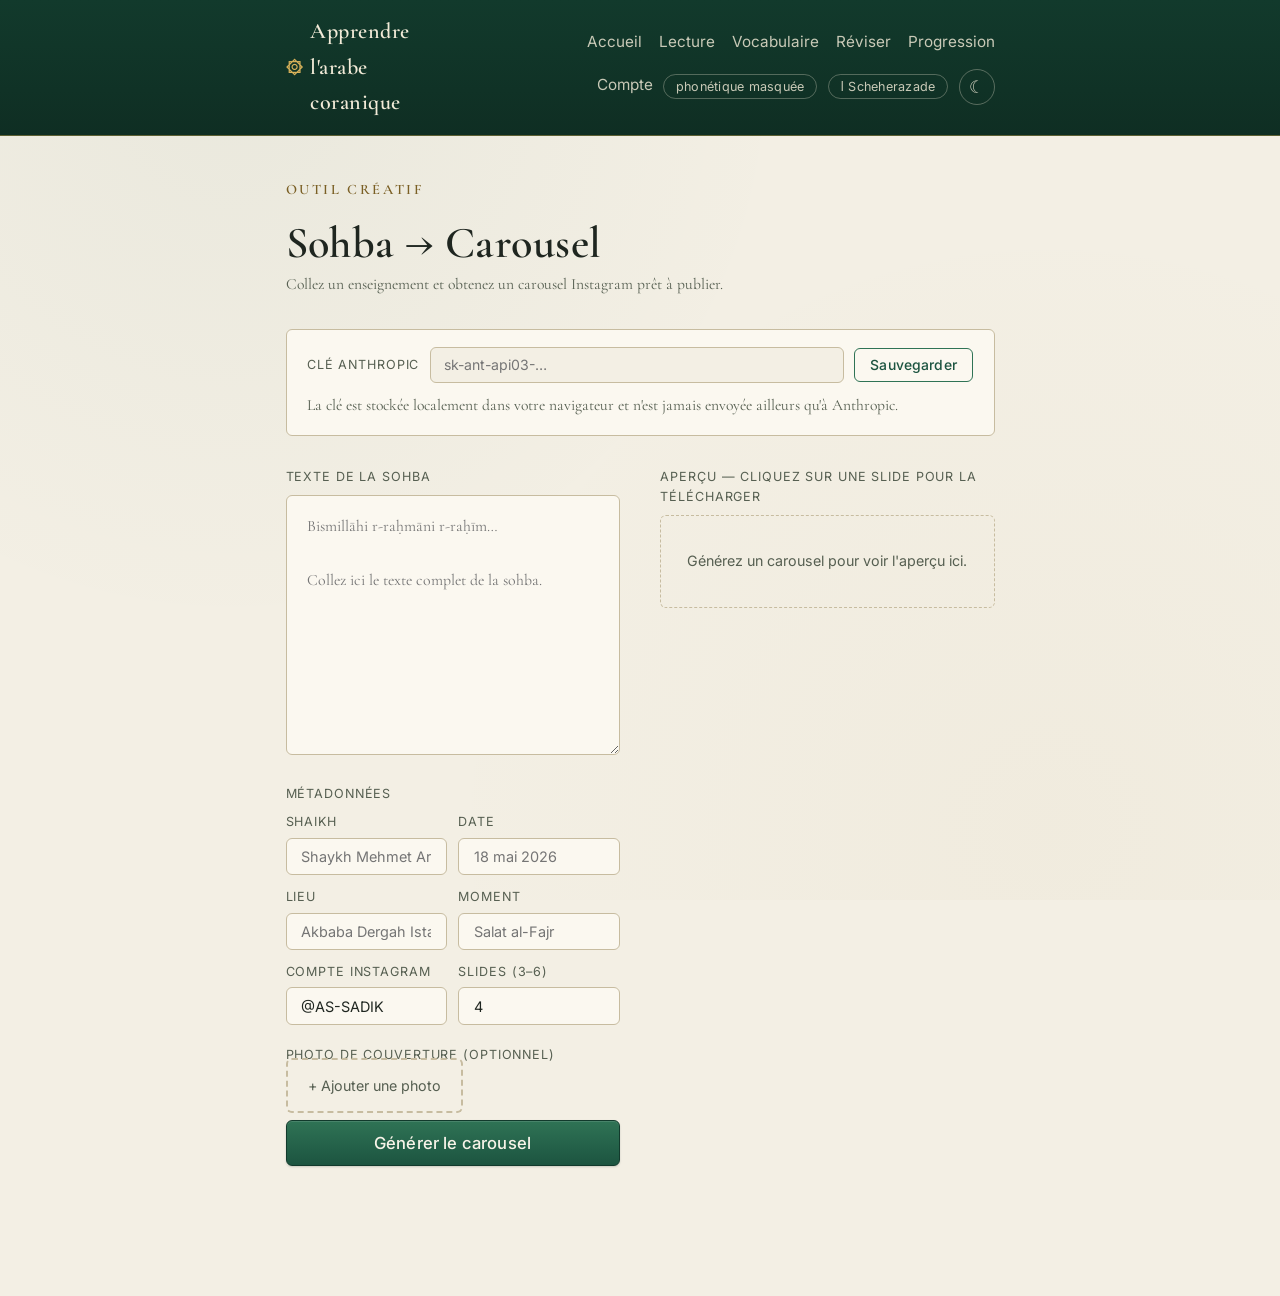
<file: sohba.html>
<!DOCTYPE html>
<html lang="fr" data-theme="clair">
<head>
  <meta charset="UTF-8">
  <meta name="viewport" content="width=device-width, initial-scale=1.0">
  <title>Sohba → Carousel Instagram</title>
  <meta name="description" content="Transformez un enseignement spirituel en carousel Instagram.">
  <link rel="stylesheet" href="css/base.css">
  <link rel="stylesheet" href="css/composants.css">
  <link rel="stylesheet" href="css/theme-sombre.css">
  <link href="https://fonts.googleapis.com/css2?family=Montserrat:wght@400;500;600;700;800;900&display=swap" rel="stylesheet">
  <style>
    .sohba-grid {
      display: grid;
      grid-template-columns: 1fr 1fr;
      gap: 2.4rem;
      margin-top: 1.8rem;
      align-items: start;
    }
    @media (max-width: 760px) {
      .sohba-grid { grid-template-columns: 1fr; }
    }

    /* --- Formulaire gauche --- */
    .panneau-form { display: flex; flex-direction: column; gap: 1.2rem; }

    .champ-sohba {
      font-family: var(--f-prose);
      font-size: 0.93rem;
      line-height: 1.7;
      resize: vertical;
      min-height: 260px;
      border: 1.5px solid var(--bordure);
      border-radius: var(--rayon);
      padding: 1rem 1.2rem;
      background: var(--fond-carte);
      color: var(--texte);
      width: 100%;
      transition: border-color var(--transition);
    }
    .champ-sohba:focus { outline: none; border-color: var(--accent); }

    .grille-meta {
      display: grid;
      grid-template-columns: 1fr 1fr;
      gap: 0.7rem;
    }
    .champ-meta-item label {
      display: block;
      font-family: var(--f-ui);
      font-size: 0.74rem;
      text-transform: uppercase;
      letter-spacing: 0.07em;
      color: var(--texte-doux);
      margin-bottom: 0.3rem;
    }
    .champ-meta-item input {
      font-family: var(--f-ui);
      font-size: 0.85rem;
      border: 1.5px solid var(--bordure);
      border-radius: var(--rayon);
      padding: 0.55rem 0.85rem;
      background: var(--fond-carte);
      color: var(--texte);
      width: 100%;
      transition: border-color var(--transition);
    }
    .champ-meta-item input:focus { outline: none; border-color: var(--accent); }

    .zone-upload {
      border: 2px dashed var(--bordure);
      border-radius: var(--rayon);
      padding: 1rem 1.2rem;
      text-align: center;
      cursor: pointer;
      font-size: 0.84rem;
      color: var(--texte-doux);
      font-family: var(--f-ui);
      transition: border-color var(--transition), background var(--transition);
    }
    .zone-upload:hover { border-color: var(--accent); background: rgba(28, 84, 64, 0.04); }
    .zone-upload input { display: none; }

    .zone-cle {
      background: var(--fond-carte);
      border: 1.5px solid var(--bordure);
      border-radius: var(--rayon);
      padding: 1rem 1.2rem;
      display: flex;
      flex-direction: column;
      gap: 0.6rem;
    }
    .zone-cle-ligne {
      display: flex;
      gap: 0.6rem;
      align-items: center;
    }
    .zone-cle label {
      font-family: var(--f-ui);
      font-size: 0.74rem;
      text-transform: uppercase;
      letter-spacing: 0.07em;
      color: var(--texte-doux);
      white-space: nowrap;
    }
    .zone-cle input {
      font-family: var(--f-ui);
      font-size: 0.83rem;
      border: 1.5px solid var(--bordure);
      border-radius: var(--rayon);
      padding: 0.5rem 0.8rem;
      background: var(--fond);
      color: var(--texte);
      flex: 1;
      min-width: 0;
    }
    .zone-cle input:focus { outline: none; border-color: var(--accent); }

    .etat-gen {
      display: flex;
      align-items: center;
      gap: 0.55rem;
      font-size: 0.84rem;
      color: var(--texte-doux);
      font-family: var(--f-ui);
      min-height: 1.4rem;
    }
    .spinner {
      width: 15px; height: 15px;
      border: 2px solid var(--bordure);
      border-top-color: var(--accent);
      border-radius: 50%;
      animation: tourner 0.65s linear infinite;
      flex-shrink: 0;
    }
    @keyframes tourner { to { transform: rotate(360deg); } }

    /* --- Aperçu droit --- */
    .panneau-apercu { display: flex; flex-direction: column; gap: 1.2rem; }

    .carousel-defilement {
      display: flex;
      gap: 0.7rem;
      overflow-x: auto;
      padding-bottom: 0.5rem;
      scroll-snap-type: x mandatory;
      -webkit-overflow-scrolling: touch;
    }
    .carousel-defilement::-webkit-scrollbar { height: 4px; }
    .carousel-defilement::-webkit-scrollbar-track { background: var(--papier-profond); border-radius: 2px; }
    .carousel-defilement::-webkit-scrollbar-thumb { background: var(--bordure); border-radius: 2px; }

    .vignette-slide {
      flex-shrink: 0;
      scroll-snap-align: start;
      position: relative;
      cursor: pointer;
    }
    .vignette-slide canvas {
      display: block;
      width: 200px;
      height: 250px;
      border-radius: 8px;
      box-shadow: 0 2px 12px rgba(0,0,0,0.14);
      transition: transform 0.15s ease, box-shadow 0.15s ease;
    }
    .vignette-slide:hover canvas {
      transform: translateY(-2px);
      box-shadow: 0 8px 24px rgba(0,0,0,0.22);
    }
    .vignette-label {
      font-family: var(--f-ui);
      font-size: 0.72rem;
      color: var(--texte-doux);
      text-align: center;
      margin-top: 0.35rem;
    }

    .placeholder-apercu {
      font-family: var(--f-ui);
      font-size: 0.84rem;
      color: var(--texte-doux);
      padding: 2rem 0;
      text-align: center;
      border: 1.5px dashed var(--bordure);
      border-radius: var(--rayon);
    }

    .legende-bloc {
      background: var(--fond-carte);
      border: 1.5px solid var(--bordure);
      border-radius: var(--rayon);
      padding: 1.1rem 1.2rem 1.1rem;
      font-size: 0.86rem;
      line-height: 1.75;
      color: var(--texte);
      font-family: var(--f-prose);
      white-space: pre-wrap;
      position: relative;
    }
    .btn-copier {
      position: absolute;
      top: 0.7rem;
      right: 0.7rem;
      font-family: var(--f-ui);
      font-size: 0.75rem;
      background: var(--fond);
      border: 1px solid var(--bordure);
      border-radius: 4px;
      padding: 0.3rem 0.65rem;
      cursor: pointer;
      color: var(--texte-doux);
      transition: border-color var(--transition);
    }
    .btn-copier:hover { border-color: var(--accent); color: var(--accent); }

    .mini-titre {
      font-family: var(--f-ui);
      font-size: 0.74rem;
      text-transform: uppercase;
      letter-spacing: 0.07em;
      color: var(--texte-doux);
      margin-bottom: 0.5rem;
    }
    .btn-actions {
      display: flex;
      gap: 0.7rem;
      flex-wrap: wrap;
    }
  </style>
</head>
<body>
  <div id="barre"></div>
  <main class="contenu">

    <section class="accueil-hero">
      <div>
        <p class="cycle-romain">Outil créatif</p>
        <h1 style="margin: 0.1rem 0;">Sohba → Carousel</h1>
        <p class="muet petit">Collez un enseignement et obtenez un carousel Instagram prêt à publier.</p>
      </div>
    </section>

    <!-- Clé API -->
    <div class="zone-cle" style="margin-top: 1rem;">
      <div class="zone-cle-ligne">
        <label for="input-cle">Clé Anthropic</label>
        <input type="password" id="input-cle" placeholder="sk-ant-api03-…" autocomplete="off" spellcheck="false">
        <button class="btn btn-secondaire" id="btn-sauver-cle" style="white-space:nowrap;font-size:0.82rem;padding:0.45rem 0.9rem;">Sauvegarder</button>
      </div>
      <p class="muet petit" style="margin:0;">La clé est stockée localement dans votre navigateur et n'est jamais envoyée ailleurs qu'à Anthropic.</p>
    </div>

    <div class="sohba-grid">

      <!-- Colonne gauche : saisie -->
      <div class="panneau-form">

        <div>
          <div class="mini-titre" style="margin-bottom:0.5rem;">Texte de la sohba</div>
          <textarea id="texte-sohba" class="champ-sohba"
            placeholder="Bismillāhi r-raḥmāni r-raḥīm…&#10;&#10;Collez ici le texte complet de la sohba."></textarea>
        </div>

        <div>
          <div class="mini-titre">Métadonnées</div>
          <div class="grille-meta">
            <div class="champ-meta-item">
              <label for="meta-sheikh">Shaikh</label>
              <input type="text" id="meta-sheikh" placeholder="Shaykh Mehmet Ar-Rabbani">
            </div>
            <div class="champ-meta-item">
              <label for="meta-date">Date</label>
              <input type="text" id="meta-date" placeholder="18 mai 2026">
            </div>
            <div class="champ-meta-item">
              <label for="meta-lieu">Lieu</label>
              <input type="text" id="meta-lieu" placeholder="Akbaba Dergah Istanbul">
            </div>
            <div class="champ-meta-item">
              <label for="meta-moment">Moment</label>
              <input type="text" id="meta-moment" placeholder="Salat al-Fajr">
            </div>
            <div class="champ-meta-item">
              <label for="meta-handle">Compte Instagram</label>
              <input type="text" id="meta-handle" placeholder="@AS-SADIK" value="@AS-SADIK">
            </div>
            <div class="champ-meta-item">
              <label for="meta-slides">Slides (3–6)</label>
              <input type="number" id="meta-slides" min="3" max="6" value="4">
            </div>
          </div>
        </div>

        <div>
          <div class="mini-titre" style="margin-bottom:0.4rem;">Photo de couverture <span class="muet">(optionnel)</span></div>
          <label class="zone-upload" id="label-upload">
            <input type="file" id="input-photo" accept="image/*">
            <span id="texte-upload">+ Ajouter une photo</span>
          </label>
        </div>

        <div class="btn-actions">
          <button class="btn" id="btn-generer" style="flex:1;">Générer le carousel</button>
        </div>
        <div class="etat-gen" id="etat-gen"></div>

      </div>

      <!-- Colonne droite : aperçu -->
      <div class="panneau-apercu">

        <div>
          <div class="mini-titre">Aperçu — cliquez sur une slide pour la télécharger</div>
          <div id="zone-apercu">
            <div class="placeholder-apercu" id="placeholder-vide">
              Générez un carousel pour voir l'aperçu ici.
            </div>
            <div class="carousel-defilement" id="carousel-slides" style="display:none;"></div>
          </div>
        </div>

        <div id="zone-legende" style="display:none;">
          <div class="mini-titre">Légende Instagram</div>
          <div class="legende-bloc" id="legende-texte">
            <button class="btn-copier" id="btn-copier-legende" onclick="Sohba.copierLegende()">Copier</button>
          </div>
          <div class="btn-actions" style="margin-top:0.8rem;">
            <button class="btn btn-secondaire" id="btn-tout-telecharger">Télécharger toutes les slides</button>
          </div>
        </div>

      </div>
    </div>

  </main>

  <script src="js/repetition.js"></script>
  <script src="js/stockage.js"></script>
  <script src="js/app.js"></script>
  <script src="js/sohba.js"></script>
  <script>
    App.init('sohba');
    Sohba.init();
  </script>
</body>
</html>
</file>
<file: css/base.css>
/* =========================================================================
   base.css — variables, reset, typographie
   Application d'apprentissage de l'arabe coranique
   Inspiration : manuscrits coraniques anciens, minimalisme contemporain
   ========================================================================= */

@import url('https://fonts.googleapis.com/css2?family=Amiri:ital,wght@0,400;0,700;1,400&family=Scheherazade+New:wght@400;500;700&family=Noto+Naskh+Arabic:wght@400;500;700&family=Cormorant+Garamond:ital,wght@0,400;0,500;0,600;1,400&family=Inter:wght@400;500;600&display=swap');

:root {
  /* Palette claire : vert profond et or de manuscrit.
     Le vert est la couleur primaire (gestes, structure) ; l'or reste l'ornement. */
  --papier: #f3efe4;
  --papier-profond: #e8e1d0;
  --encre: #1f2620;          /* encre légèrement verdie */
  --encre-douce: #565f51;
  --vert: #1c5440;           /* vert émeraude profond, primaire */
  --vert-profond: #123a2c;
  --vert-doux: #2f7355;      /* vert clair pour survols et liens */
  --or: #a8853a;             /* or, ornement */
  --or-profond: #7a5f24;
  --filet: #c7bca0;
  --succes: #2f7355;
  --erreur: #8a2c2c;

  /* Couleurs dérivées */
  --fond: var(--papier);
  --fond-carte: #fbf8f0;
  --fond-carte-profond: var(--papier-profond);
  --texte: var(--encre);
  --texte-doux: var(--encre-douce);
  --bordure: var(--filet);
  --accent: var(--vert);          /* couleur primaire d'action */
  --accent-doux: var(--vert-doux);
  --sur-accent: #f7f3e8;          /* texte posé sur l'accent */
  --ombre-carte: 0 1px 3px rgba(18, 40, 30, 0.07), 0 8px 28px rgba(18, 40, 30, 0.06);

  /* Typographies
     Police arabe par défaut : Scheherazade New, dessinée pour la lecture des
     débutants (formes ouvertes, diacritiques nets). Bascule possible vers
     Amiri (plus calligraphique) via html[data-police]. */
  --f-arabe: 'Scheherazade New', 'Noto Naskh Arabic', 'Amiri', serif;
  --f-titre: 'Cormorant Garamond', serif;
  --f-prose: 'Cormorant Garamond', serif;
  --f-ui: 'Inter', system-ui, sans-serif;

  /* Mesures */
  --largeur-max: 760px;
  --rayon: 6px;
  --transition: 0.28s ease;
}

* { box-sizing: border-box; margin: 0; padding: 0; }

html { font-size: 17px; -webkit-text-size-adjust: 100%; color-scheme: light; scroll-behavior: smooth; }

body {
  font-family: var(--f-prose);
  background-color: var(--fond);
  color: var(--texte);
  line-height: 1.6;
  -webkit-font-smoothing: antialiased;
  -moz-osx-font-smoothing: grayscale;
  min-height: 100vh;
  transition: background-color var(--transition), color var(--transition);
  background-image:
    radial-gradient(circle at 18% 8%, rgba(28, 84, 64, 0.045), transparent 42%),
    radial-gradient(circle at 82% 92%, rgba(168, 133, 58, 0.035), transparent 46%);
  background-attachment: fixed;
}

/* Conteneur central */
.contenu {
  max-width: var(--largeur-max);
  margin: 0 auto;
  padding: 2.5rem 1.5rem 5rem;
}

/* Titres */
h1, h2, h3 {
  font-family: var(--f-titre);
  font-weight: 600;
  color: var(--encre);
  line-height: 1.2;
  letter-spacing: 0.01em;
}
h1 { font-size: 2.6rem; margin-bottom: 0.4rem; }
h2 { font-size: 1.9rem; margin-bottom: 0.8rem; font-weight: 500; }
h3 { font-size: 1.35rem; margin-bottom: 0.5rem; font-weight: 600; }

p { margin-bottom: 0.9rem; font-size: 1.12rem; }

a { color: var(--vert); text-decoration: none; transition: color var(--transition); }
a:hover { color: var(--vert-doux); }

/* Bascules de police arabe */
html[data-police="amiri"] { --f-arabe: 'Amiri', 'Scheherazade New', serif; }
html[data-police="naskh"] { --f-arabe: 'Noto Naskh Arabic', 'Scheherazade New', serif; }

/* Texte arabe : interligne large pour bien voir les voyelles */
.arabe {
  font-family: var(--f-arabe);
  direction: rtl;
  font-size: 2.6rem;
  line-height: 2.1;
  color: var(--encre);
}
.arabe-inline {
  font-family: var(--f-arabe);
  direction: rtl;
  unicode-bidi: isolate;
  font-size: 1.6rem;
}

/* Translittération */
.translit { font-family: var(--f-prose); font-style: italic; color: var(--or-profond); font-size: 1.05rem; }

/* Phonétique masquable : on s'habitue à voir surtout l'arabe.
   Masquée par défaut ; révélée par .devoilee (clic) ou globalement quand
   <html data-phonetique="visible">. */
.phonetique { position: relative; }
.phonetique .ph-contenu { display: none; }
.phonetique.devoilee .ph-contenu,
html[data-phonetique="visible"] .phonetique .ph-contenu { display: inline; }
.ph-bouton {
  font-family: var(--f-ui); font-size: 0.72rem; letter-spacing: 0.04em;
  border: 1px dashed var(--bordure); background: transparent; color: var(--texte-doux);
  border-radius: 4px; padding: 0.1rem 0.5rem; cursor: pointer; transition: all var(--transition);
}
.ph-bouton:hover { border-color: var(--or); color: var(--or-profond); }
.phonetique.devoilee .ph-bouton,
html[data-phonetique="visible"] .ph-bouton { display: none; }

/* Éléments UI en Inter */
.ui, button, input, .etiquette, nav { font-family: var(--f-ui); }

/* Filet décoratif doré */
.filet {
  height: 1px;
  background: linear-gradient(to right, transparent, var(--or) 20%, var(--or) 80%, transparent);
  opacity: 0.5;
  margin: 2rem 0;
  border: none;
}
.filet-court { width: 60px; margin: 1rem auto; }

/* Chiffres romains de cycle */
.cycle-romain {
  font-family: var(--f-titre);
  letter-spacing: 0.18em;
  text-transform: uppercase;
  font-size: 0.85rem;
  color: var(--or-profond);
  font-weight: 600;
}

/* Cartouche discret */
.cartouche {
  border: 1px solid var(--bordure);
  border-radius: var(--rayon);
  padding: 1.4rem 1.6rem;
  background: var(--fond-carte);
  position: relative;
}

::selection { background: rgba(168, 133, 58, 0.25); }

/* Accessibilité */
:focus-visible { outline: 2px solid var(--accent); outline-offset: 2px; border-radius: 3px; }
@media (prefers-reduced-motion: reduce) {
  *, *::before, *::after { animation-duration: 0.001ms !important; transition-duration: 0.001ms !important; scroll-behavior: auto !important; }
}
.sr-only {
  position: absolute; width: 1px; height: 1px; padding: 0;
  overflow: hidden; clip: rect(0,0,0,0); white-space: nowrap; border: 0;
}

/* Utilitaires */
.centre { text-align: center; }
.muet { color: var(--texte-doux); }
.petit { font-size: 0.92rem; }

@media (max-width: 520px) {
  html { font-size: 16px; }
  h1 { font-size: 2.1rem; }
  .arabe { font-size: 2.1rem; }
  .contenu { padding: 1.6rem 1.1rem 4rem; }
}
</file>
<file: css/composants.css>
/* =========================================================================
   composants.css — boutons, cartes, exercices, navigation, clavier
   ========================================================================= */

/* ---- Navigation supérieure ---- */
#barre {
  position: sticky; top: 0; z-index: 50;
  background: var(--fond); /* repli si color-mix non supporté */
  background: color-mix(in srgb, var(--fond) 88%, transparent);
  -webkit-backdrop-filter: blur(8px); backdrop-filter: blur(8px);
  border-bottom: 1px solid var(--bordure);
}
.barre {
  display: flex;
  align-items: center;
  justify-content: space-between;
  max-width: var(--largeur-max);
  margin: 0 auto;
  padding: 0.85rem 1.5rem;
  gap: 1rem;
}
.barre .marque {
  font-family: var(--f-titre);
  font-size: 1.3rem;
  font-weight: 600;
  color: var(--accent);
  letter-spacing: 0.02em;
  display: inline-flex; align-items: center; gap: 0.5rem;
}
.barre .marque::before { content: '۞'; color: var(--or); font-size: 1rem; }
.barre nav { display: flex; gap: 1.1rem; align-items: center; }
.barre nav a { font-size: 0.9rem; color: var(--texte-doux); position: relative; padding-bottom: 2px; }
.barre nav a:hover { color: var(--accent); }
.barre nav a.actif { color: var(--accent); font-weight: 500; }
.barre nav a.actif::after {
  content: ''; position: absolute; left: 0; right: 0; bottom: -2px; height: 2px;
  background: var(--or); border-radius: 2px;
}

/* Compte connecté dans la barre */
.nav-compte { display: inline-flex; align-items: center; gap: 0.5rem; }
.nav-compte a { font-size: 0.9rem; color: var(--texte-doux); }
.nav-compte a:hover { color: var(--accent); }
.nav-compte .compte-chip { display: inline-flex; align-items: center; gap: 0.4rem; font-family: var(--f-ui); font-size: 0.86rem; color: var(--accent); }
.compte-pastille {
  width: 24px; height: 24px; border-radius: 50%; flex-shrink: 0;
  background: linear-gradient(180deg, var(--vert-doux), var(--accent)); color: var(--sur-accent);
  display: inline-flex; align-items: center; justify-content: center; font-size: 0.75rem; font-weight: 700;
}
.compte-nom { max-width: 9rem; overflow: hidden; text-overflow: ellipsis; white-space: nowrap; }
.compte-deco { color: var(--texte-doux); }
.compte-deco:hover { border-color: var(--erreur); color: var(--erreur); }
@media (max-width: 760px) { .compte-nom { display: none; } }

/* ---- Boutons ---- */
.btn {
  font-family: var(--f-ui);
  font-size: 0.98rem;
  font-weight: 500;
  padding: 0.72rem 1.6rem;
  border-radius: var(--rayon);
  border: 1px solid var(--vert-profond);
  background: linear-gradient(180deg, var(--vert-doux), var(--accent));
  color: var(--sur-accent);
  cursor: pointer;
  transition: transform var(--transition), box-shadow var(--transition), background var(--transition);
  letter-spacing: 0.01em;
  box-shadow: 0 1px 2px rgba(18,40,30,0.18), inset 0 1px 0 rgba(255,255,255,0.12);
}
.btn:hover:not(:disabled) { background: linear-gradient(180deg, var(--accent), var(--vert-profond)); transform: translateY(-1px); box-shadow: 0 4px 14px rgba(18,40,30,0.22), inset 0 1px 0 rgba(255,255,255,0.12); }
.btn:active:not(:disabled) { transform: translateY(0); box-shadow: 0 1px 2px rgba(18,40,30,0.2); }
.btn:disabled { opacity: 0.4; cursor: not-allowed; box-shadow: none; }

.btn-secondaire {
  background: transparent;
  color: var(--accent);
  border: 1px solid var(--accent-doux);
  box-shadow: none;
}
.btn-secondaire:hover:not(:disabled) { border-color: var(--accent); color: var(--vert-profond); background: rgba(28,84,64,0.06); transform: translateY(-1px); }

.btn-fantome {
  background: transparent; border: none; color: var(--texte-doux);
  padding: 0.5rem 0.8rem;
}
.btn-fantome:hover { color: var(--accent); }

.btn-petit { padding: 0.45rem 1rem; font-size: 0.88rem; }
.btn-bloc { display: block; width: 100%; }

/* ---- Bascule thème ---- */
.bascule-theme {
  background: none; border: 1px solid var(--bordure); border-radius: 50%;
  width: 36px; height: 36px; cursor: pointer; color: var(--texte-doux);
  display: inline-flex; align-items: center; justify-content: center;
  font-size: 1rem; transition: all var(--transition);
}
.bascule-theme:hover { border-color: var(--accent); color: var(--accent); }

/* Bascules texte de la barre (police, phonétique) */
.bascule-mini {
  background: none; border: 1px solid var(--bordure); border-radius: 14px;
  padding: 0.25rem 0.7rem; cursor: pointer; color: var(--texte-doux);
  font-family: var(--f-ui); font-size: 0.74rem; letter-spacing: 0.02em;
  transition: all var(--transition); white-space: nowrap;
}
.bascule-mini:hover { border-color: var(--accent); color: var(--accent); }
.bascule-mini.actif { border-color: var(--accent); color: var(--accent); background: rgba(28,84,64,0.07); }
.barre nav { flex-wrap: wrap; gap: 0.7rem 1rem; justify-content: flex-end; }
.reglages { display: flex; align-items: center; gap: 0.6rem; flex-wrap: wrap; }
.burger {
  display: none; background: none; border: 1px solid var(--bordure); border-radius: var(--rayon);
  width: 42px; height: 38px; font-size: 1.2rem; color: var(--texte-doux); cursor: pointer;
  align-items: center; justify-content: center; transition: all var(--transition);
}
.burger:hover { border-color: var(--accent); color: var(--accent); }

/* Entraînement (points) */
.jeu-tete { display: flex; align-items: center; gap: 1rem; margin-bottom: 1.4rem; }
.jeu-score { font-family: var(--f-ui); font-size: 0.95rem; color: var(--texte-doux); white-space: nowrap; }
.jeu-pts { font-family: var(--f-titre); font-size: 1.6rem; font-weight: 600; color: var(--or-profond); }
.jeu-niveau { font-family: var(--f-ui); font-size: 0.8rem; text-transform: uppercase; letter-spacing: 0.08em; color: var(--accent); white-space: nowrap; }
.jeu-progres { flex: 1; height: 8px; background: var(--bordure); border-radius: 4px; overflow: hidden; }
.jeu-progres > span { display: block; height: 100%; background: linear-gradient(to right, var(--accent), var(--vert-doux)); transition: width 0.4s ease; }
#jeu .exercice-numero { display: none; }
.jeu-annonce { text-align: center; font-family: var(--f-ui); font-weight: 600; margin-top: 0.8rem; }
.jeu-annonce.bon { color: var(--succes); }
.jeu-annonce.neutre { color: var(--texte-doux); }
.jeu-bilan-pts { font-family: var(--f-titre); font-size: 2.4rem; font-weight: 600; color: var(--or-profond); margin: 0.4rem 0; }

/* Avis audio discret */
.avis-audio {
  max-width: var(--largeur-max); margin: 0.8rem auto 0; padding: 0.7rem 1rem;
  background: var(--fond-carte-profond); border: 1px solid var(--bordure);
  border-left: 3px solid var(--or); border-radius: var(--rayon);
  font-family: var(--f-ui); font-size: 0.82rem; color: var(--texte-doux);
  display: flex; align-items: flex-start; gap: 0.8rem; line-height: 1.5;
}
.avis-fermer {
  background: none; border: none; color: var(--texte-doux); cursor: pointer;
  font-size: 1.2rem; line-height: 1; padding: 0 0.2rem; flex-shrink: 0;
}
.avis-fermer:hover { color: var(--accent); }

/* ---- Cartes ---- */
.carte {
  background: var(--fond-carte);
  border: 1px solid var(--bordure);
  border-radius: var(--rayon);
  padding: 1.5rem;
  box-shadow: var(--ombre-carte);
  transition: transform var(--transition), box-shadow var(--transition);
}

/* ---- Tableau de bord : grille des 30 leçons ---- */
.grille-lecons {
  display: grid;
  grid-template-columns: repeat(6, 1fr);
  gap: 0.6rem;
  margin: 1.5rem 0;
}
.case-lecon {
  aspect-ratio: 1;
  border: 1px solid var(--bordure);
  border-radius: var(--rayon);
  display: flex; align-items: center; justify-content: center;
  font-family: var(--f-ui); font-size: 0.95rem; font-weight: 500;
  color: var(--texte-doux);
  background: var(--fond-carte);
  cursor: pointer;
  transition: all var(--transition);
  text-decoration: none;
  position: relative;
}
.case-lecon:hover { border-color: var(--accent); color: var(--accent); transform: translateY(-2px); }
.case-lecon.terminee {
  background: var(--accent); color: var(--sur-accent); border-color: var(--accent);
}
.case-lecon.terminee::after {
  content: '✓'; position: absolute; top: 2px; right: 5px; font-size: 0.6rem; opacity: 0.9;
}
.case-lecon.en-cours { border-color: var(--accent); border-width: 2px; color: var(--vert-profond); font-weight: 600; }
.case-lecon.verrouillee { opacity: 0.45; cursor: not-allowed; }
.case-lecon.verrouillee:hover { transform: none; border-color: var(--bordure); color: var(--texte-doux); }

@media (max-width: 520px) {
  .grille-lecons { grid-template-columns: repeat(5, 1fr); }
}

/* ---- Statistiques d'accueil ---- */
.stats-accueil {
  display: grid; grid-template-columns: repeat(3, 1fr); gap: 1rem; margin: 1.5rem 0;
}
.stat { text-align: center; padding: 1rem 0.5rem; }
.stat .valeur { font-family: var(--f-titre); font-size: 2.4rem; font-weight: 600; color: var(--or-profond); line-height: 1; }
.stat .label { font-family: var(--f-ui); font-size: 0.78rem; text-transform: uppercase; letter-spacing: 0.08em; color: var(--texte-doux); margin-top: 0.4rem; }

.actions-accueil { display: flex; gap: 1rem; flex-wrap: wrap; margin: 1.5rem 0; }
.actions-accueil .btn { flex: 1; min-width: 200px; text-align: center; }

/* ---- Leçon : sections ---- */
.section-lecon { margin: 2.2rem 0; }
.section-lecon > .titre-section {
  font-family: var(--f-ui); font-size: 0.8rem; text-transform: uppercase;
  letter-spacing: 0.12em; color: var(--or-profond); font-weight: 600;
  margin-bottom: 0.9rem; display: flex; align-items: center; gap: 0.6rem;
}
.titre-section::before { content: ''; width: 18px; height: 1px; background: var(--or); display: inline-block; }

/* ---- Cours en diapositives (slides à faire défiler) ---- */
.diapo-scene { position: relative; }
.diapo { display: none; }
.diapo.active { display: block; animation: diapoEntre 0.35s ease both; }
@keyframes diapoEntre { from { opacity: 0; transform: translateX(14px); } to { opacity: 1; transform: none; } }
.diapo-corps {
  background: var(--fond-carte); border: 1px solid var(--bordure);
  border-top: 3px solid var(--accent);
  border-radius: var(--rayon); padding: 1.8rem 1.6rem;
  min-height: 44vh; display: flex; flex-direction: column; justify-content: center;
}
.diapo-corps > p { line-height: 1.7; }
.diapo-surtitre {
  font-family: var(--f-ui); font-size: 0.78rem; text-transform: uppercase;
  letter-spacing: 0.12em; color: var(--teinte-diapo, var(--or-profond)); font-weight: 600;
  margin-bottom: 1rem; display: flex; align-items: center; gap: 0.5rem;
}
.diapo-ico { font-size: 1.05rem; line-height: 1; filter: none; }
.diapo-fin-note { margin-top: 1.4rem; }

/* Couleur propre à chaque type de diapositive (liseré + sur-titre) */
.diapo-intro      { --teinte-diapo: var(--accent);  border-top-color: var(--accent); }
.diapo-decouverte { --teinte-diapo: #3a78bf;        border-top-color: #4a90d9; }
.diapo-grammaire  { --teinte-diapo: var(--or-profond); border-top-color: var(--or); }
.diapo-approf     { --teinte-diapo: #8a5bb5;        border-top-color: #a072c8; }
.diapo-vocab      { --teinte-diapo: #2e8b57;        border-top-color: #3fae6b; }

/* Signes vocaliques et diacritiques : une couleur par signe, partout */
.diac { font-weight: 600; }
.d-fatha  { color: #d6492f; }   /* fatḥa  : « a », trait au-dessus */
.d-kasra  { color: #2f74c0; }   /* kasra  : « i », trait au-dessous */
.d-damma  { color: #2e8b57; }   /* ḍamma  : « ou » */
.d-sukun  { color: #8a9099; }   /* sukūn  : absence de voyelle */
.d-shadda { color: #c08a16; }   /* shadda : redoublement */
.d-tanwin { color: #1f9b9b; }   /* tanwīn : « -n » final */
.d-madda  { color: #c08a16; }   /* madda  : « â » long */
.d-hamza  { color: #9457bd; }   /* hamza  : coup de glotte */

/* Petite illustration (emoji) devant un mot de vocabulaire */
.voc-ill { margin-inline-end: 0.4rem; font-size: 1.1rem; }

/* Navigation du carrousel : flèches + pastilles de progression */
.diapo-nav { display: flex; align-items: center; justify-content: space-between; gap: 0.8rem; margin-top: 1.2rem; }
.diapo-fleche {
  font-family: var(--f-ui); font-size: 1rem; font-weight: 600; min-height: 44px;
  background: var(--fond-carte); border: 1px solid var(--bordure); color: var(--encre);
  border-radius: 999px; padding: 0.55rem 1.1rem; cursor: pointer; transition: all var(--transition);
}
.diapo-fleche:hover:not(:disabled) { border-color: var(--accent); color: var(--accent); }
.diapo-fleche:disabled { opacity: 0.3; cursor: default; }
.diapo-fleche-suiv { background: var(--accent); color: var(--sur-accent); border-color: var(--accent); }
.diapo-fleche-suiv:hover { filter: brightness(1.05); color: var(--sur-accent); border-color: var(--accent); }
.diapo-points { display: flex; gap: 0.5rem; flex-wrap: wrap; justify-content: center; flex: 1; }
.diapo-point {
  width: 11px; height: 11px; border-radius: 50%; padding: 0; cursor: pointer;
  border: 1px solid var(--bordure); background: transparent; transition: all var(--transition);
}
.diapo-point.vu { background: var(--accent-doux); border-color: var(--accent-doux); }
.diapo-point.actif { background: var(--accent); border-color: var(--accent); transform: scale(1.3); }

/* Bloc découverte : ligne arabe / translit / français */
.ligne-decouverte {
  display: grid; grid-template-columns: auto 1fr; gap: 0.4rem 1.2rem;
  align-items: baseline; padding: 0.9rem 0; border-bottom: 1px solid var(--bordure);
}
.ligne-decouverte:last-child { border-bottom: none; }
.ligne-decouverte .ar { font-family: var(--f-arabe); direction: rtl; font-size: 2.2rem; color: var(--encre); }
.ligne-decouverte .infos { display: flex; flex-direction: column; gap: 0.15rem; }
.ligne-decouverte .fr { font-size: 1.1rem; }
.ligne-decouverte .note { font-size: 0.95rem; color: var(--texte-doux); }

/* Lettres en vitrine */
.vitrine-lettres { display: flex; flex-wrap: wrap; gap: 0.8rem; justify-content: center; }
.tuile-lettre {
  min-width: 96px; max-width: 150px; padding: 1.1rem 1rem 0.95rem; text-align: center; cursor: pointer;
  border: 1px solid var(--bordure); border-radius: var(--rayon); background: var(--fond-carte);
  transition: all var(--transition);
  display: flex; flex-direction: column; align-items: center; gap: 0.4rem;
}
.tuile-lettre:hover { border-color: var(--accent); transform: translateY(-3px); }
/* Le glyphe a sa propre boîte centrée : les jambages (ج ح خ) ne mordent plus sur le nom. */
.tuile-lettre .gros {
  font-family: var(--f-arabe); font-size: 2.8rem; color: var(--encre);
  line-height: 1.25; min-height: 1.5em; display: flex; align-items: center; justify-content: center;
}
.tuile-lettre .nom { font-family: var(--f-ui); font-size: 0.85rem; color: var(--texte-doux); line-height: 1.3; }
.tuile-lettre .son { font-style: italic; color: var(--or-profond); font-size: 0.9rem; line-height: 1.35; }

/* Dialogue (échanges parlés) — deux voix, deux pastilles calligraphiées */
.dialogue { display: flex; flex-direction: column; gap: 0.7rem; margin: 1rem 0; }
.bulle {
  position: relative;
  max-width: 85%; padding: 0.7rem 1rem; border-radius: 12px; border: 1px solid var(--bordure);
  background: var(--fond-carte);
}
.bulle::before {
  position: absolute; top: -9px; width: 26px; height: 26px; border-radius: 50%;
  display: grid; place-items: center;
  font-family: var(--f-arabe); font-size: 0.95rem; line-height: 1;
  box-shadow: 0 1px 3px rgba(18, 40, 30, 0.25);
}
.bulle-a { align-self: flex-start; border-bottom-left-radius: 3px; margin-left: 14px; }
.bulle-a::before { content: 'أ'; left: -14px; background: var(--accent); color: var(--sur-accent); }
.bulle-b { align-self: flex-end; border-bottom-right-radius: 3px; background: var(--fond-carte-profond); border-color: var(--accent-doux); margin-right: 14px; }
.bulle-b::before { content: 'ب'; right: -14px; background: var(--or); color: #fff; }
.bulle-ar { font-family: var(--f-arabe); direction: rtl; font-size: 1.7rem; line-height: 1.9; color: var(--encre); }
.bulle-fr { display: block; font-size: 1rem; color: var(--texte-doux); margin-top: 0.2rem; }

/* Note grammaticale */
.note-grammaire {
  background: var(--fond-carte-profond);
  border-left: 3px solid var(--or);
  border-radius: 0 var(--rayon) var(--rayon) 0;
  padding: 1.2rem 1.4rem;
}
.note-grammaire h3 { color: var(--or-profond); }

/* Lecture du jour */
.lecture-carte { padding: 2rem 1.8rem; }
.lecture-meta { display: flex; justify-content: space-between; align-items: center; margin-bottom: 0.6rem; }
.badge-type {
  font-family: var(--f-ui); font-size: 0.72rem; text-transform: uppercase; letter-spacing: 0.1em;
  color: var(--sur-accent); background: var(--accent); border-radius: 12px; padding: 0.2rem 0.7rem;
}
html[data-theme="sombre"] .badge-type { color: #1a1610; }
.lecture-ar {
  font-family: var(--f-arabe); direction: rtl; font-size: 2.7rem; line-height: 2.2;
  text-align: center; color: var(--encre); margin: 1.2rem 0 0.4rem;
}
.lecture-fr { font-size: 1.15rem; margin: 0.6rem 0 1.2rem; }
.sommaire-lectures { display: flex; flex-direction: column; gap: 0.35rem; }
.puce-lecture {
  font-family: var(--f-ui); font-size: 0.9rem; padding: 0.5rem 0.8rem; border-radius: var(--rayon);
  border: 1px solid var(--bordure); color: var(--texte-doux); transition: all var(--transition);
}
.puce-lecture:hover { border-color: var(--accent); color: var(--accent); }
.puce-lecture.actuelle { border-color: var(--accent); border-width: 2px; color: var(--accent); }
.puce-lecture.lue { background: var(--fond-carte-profond); }
.puce-lecture.lue::before { content: '✓ '; color: var(--succes); }

/* Grille de cartes du vocabulaire fréquent */
.grille-cartes { display: grid; grid-template-columns: repeat(auto-fill, minmax(150px, 1fr)); gap: 0.7rem; margin: 1rem 0; }
.carte-mot {
  border: 1px solid var(--bordure); border-radius: var(--rayon); background: var(--fond-carte);
  padding: 1rem 0.8rem; cursor: pointer; text-align: center; transition: all var(--transition);
  display: flex; flex-direction: column; align-items: center; gap: 0.5rem; min-height: 96px; justify-content: center;
  font-family: var(--f-ui); color: var(--texte);
}
.carte-mot:hover { border-color: var(--accent); transform: translateY(-2px); }
.carte-mot .cm-ar { font-family: var(--f-arabe); direction: rtl; font-size: 2rem; color: var(--encre); line-height: 1.4; }
.carte-mot .cm-dos { display: none; flex-direction: column; gap: 0.25rem; }
.carte-mot.retournee .cm-dos { display: flex; }
.carte-mot.retournee .cm-ar { font-size: 1.5rem; opacity: 0.7; }
.carte-mot .cm-fr { font-size: 0.98rem; color: var(--texte); }
.carte-mot .cm-note { font-size: 0.78rem; color: var(--texte-doux); font-style: italic; margin-top: 0.3rem; line-height: 1.35; }

/* Pour aller plus loin : étymologie, sens des lettres, spiritualité */
.approfondissement {
  background: var(--fond-carte);
  border: 1px solid var(--bordure);
  border-radius: var(--rayon);
  padding: 1.3rem 1.5rem;
  margin-bottom: 1rem;
  position: relative;
}
.approfondissement::before {
  content: '۞'; position: absolute; top: 0.9rem; left: 0.9rem;
  color: var(--or); opacity: 0.35; font-size: 1.1rem;
}
.approfondissement h3 { color: var(--or-profond); padding-left: 1.8rem; }
.approfondissement p { font-size: 1.05rem; }

/* Tableau de vocabulaire */
.tableau-voc { width: 100%; border-collapse: collapse; }
.tableau-voc tr { border-bottom: 1px solid var(--bordure); cursor: pointer; transition: background var(--transition); }
.tableau-voc tr:hover { background: var(--fond-carte-profond); }
.tableau-voc td { padding: 0.75rem 0.6rem; vertical-align: middle; }
.tableau-voc .col-ar { font-family: var(--f-arabe); direction: rtl; font-size: 1.9rem; text-align: right; width: 38%; }
.tableau-voc .col-tr { font-style: italic; color: var(--or-profond); }
.tableau-voc .col-fr { text-align: left; }
.tableau-voc .ic-audio { color: var(--texte-doux); font-size: 0.9rem; }

/* Phrase à mémoriser */
.a-memoriser {
  text-align: center; padding: 2.2rem 1.8rem; background: var(--fond-carte-profond);
  border: 1px solid var(--or); border-radius: var(--rayon); position: relative;
  box-shadow: inset 0 0 0 4px var(--fond-carte), inset 0 0 0 5px rgba(168,133,58,0.4);
}
.a-memoriser::before, .a-memoriser::after {
  content: '۞'; position: absolute; color: var(--or); opacity: 0.5; font-size: 0.9rem;
}
.a-memoriser::before { top: 0.5rem; left: 0.7rem; }
.a-memoriser::after { bottom: 0.5rem; right: 0.7rem; }
.a-memoriser .ornement { color: var(--or); font-size: 1.4rem; letter-spacing: 0.5rem; opacity: 0.6; }
.a-memoriser .ar { font-family: var(--f-arabe); direction: rtl; font-size: 2.6rem; line-height: 1.8; margin: 0.6rem 0; }
.a-memoriser .tr { font-style: italic; color: var(--or-profond); font-size: 1.1rem; }
.a-memoriser .fr { font-size: 1.15rem; margin-top: 0.4rem; }

/* Récapitulatif */
.recap { list-style: none; }
.recap li { padding: 0.6rem 0 0.6rem 1.8rem; position: relative; border-bottom: 1px solid var(--bordure); }
.recap li:last-child { border-bottom: none; }
.recap li::before { content: '◆'; position: absolute; left: 0; color: var(--or); font-size: 0.7rem; top: 0.95rem; }

/* ---- Exercices ---- */
.exercice {
  background: var(--fond-carte); border: 1px solid var(--bordure);
  border-radius: var(--rayon); padding: 1.5rem; margin-bottom: 1.2rem;
  box-shadow: var(--ombre-carte);
}
.exercice .consigne { font-family: var(--f-ui); font-size: 0.95rem; color: var(--texte-doux); margin-bottom: 1rem; }
.exercice .enonce-ar { font-family: var(--f-arabe); direction: rtl; font-size: 2.2rem; text-align: center; margin: 1rem 0; }
.exercice-numero {
  font-family: var(--f-ui); font-size: 0.78rem; letter-spacing: 0.1em; text-transform: uppercase;
  color: var(--or-profond); font-weight: 600; margin-bottom: 0.4rem; display: block;
}

/* QCM */
.options-qcm { display: grid; gap: 0.6rem; }
.option {
  padding: 0.85rem 1.1rem; border: 1px solid var(--bordure); border-radius: var(--rayon);
  background: var(--fond); cursor: pointer; transition: all var(--transition);
  font-family: var(--f-ui); display: flex; align-items: center; gap: 0.8rem; text-align: left;
  width: 100%; color: var(--texte); font-size: 1rem;
}
.option .ar-opt { font-family: var(--f-arabe); direction: rtl; font-size: 1.8rem; }
.option:hover:not(.fige) { border-color: var(--accent); background: var(--fond-carte-profond); }
.option.juste { border-color: var(--succes); background: rgba(58, 95, 62, 0.08); color: var(--succes); }
.option.faux { border-color: var(--erreur); background: rgba(138, 44, 44, 0.07); color: var(--erreur); }
.option.fige { cursor: default; }

/* Appariement */
.zone-appariement { display: grid; grid-template-columns: 1fr 1fr; gap: 1.5rem; }
.colonne-app { display: flex; flex-direction: column; gap: 0.6rem; }
.jeton-app {
  min-height: 48px; padding: 0.8rem 1rem; border: 1px solid var(--bordure); border-radius: var(--rayon);
  background: var(--fond); cursor: pointer; transition: all var(--transition); text-align: center;
  display: flex; align-items: center; justify-content: center; touch-action: manipulation;
}
.jeton-app .ar-j { font-family: var(--f-arabe); direction: rtl; font-size: 1.7rem; }
/* Sélection bien visible : le premier tap est clairement enregistré. */
.jeton-app.selection {
  border-color: var(--accent); border-width: 2px; background: var(--fond-carte-profond);
  transform: translateY(-2px); box-shadow: 0 4px 14px rgba(18,40,30,0.18); font-weight: 600;
}
.jeton-app.apparie { border-color: var(--succes); background: rgba(58,95,62,0.08); cursor: default; opacity: 0.7; }
/* Colonne où il faut toucher ensuite : on attire l'œil discrètement. */
.colonne-app.guide .jeton-app:not(.apparie) { border-color: var(--accent-doux); animation: guideApp 1.4s ease-in-out infinite; }
@keyframes guideApp { 0%,100% { box-shadow: 0 0 0 0 rgba(58,95,62,0); } 50% { box-shadow: 0 0 0 4px rgba(58,95,62,0.12); } }
/* Consigne tactile sous la zone d'appariement. */
.app-consigne {
  margin-top: 1rem; text-align: center; font-family: var(--f-ui); font-size: 0.9rem;
  color: var(--texte-doux); transition: color var(--transition);
}
.app-consigne.actif { color: var(--accent); font-weight: 600; }

/* Lien « Introduction » sur l'accueil (avant la leçon 1) */
.lien-intro {
  display: flex; align-items: center; gap: 0.5rem; margin: 0.2rem 0 0.8rem;
  padding: 0.7rem 1rem; border: 1px solid var(--accent-doux); border-radius: var(--rayon);
  background: var(--fond-carte); color: var(--accent); font-family: var(--f-ui); font-size: 0.92rem;
  transition: all var(--transition);
}
.lien-intro span { color: var(--or); }
.lien-intro:hover { border-color: var(--accent); background: var(--fond-carte-profond); transform: translateY(-1px); }

/* Glisser-déposer */
.zone-mots, .zone-cible {
  display: flex; flex-wrap: wrap; gap: 0.5rem; min-height: 56px;
  padding: 0.7rem; border-radius: var(--rayon); direction: rtl;
}
.zone-cible { border: 1px dashed var(--accent); background: var(--fond-carte-profond); margin-bottom: 1rem; }
.zone-mots { border: 1px solid var(--bordure); }
.mot-glissable {
  font-family: var(--f-arabe); font-size: 1.7rem; padding: 0.3rem 0.9rem;
  border: 1px solid var(--bordure); border-radius: var(--rayon); background: var(--fond);
  cursor: grab; transition: all var(--transition); user-select: none;
}
.mot-glissable:hover { border-color: var(--accent); }
.mot-glissable.dragging { opacity: 0.4; }

/* Texte à trous */
.texte-trous { font-family: var(--f-arabe); direction: rtl; font-size: 2.1rem; line-height: 2.4; text-align: center; }
.trou {
  display: inline-block; min-width: 80px; border-bottom: 2px solid var(--accent);
  margin: 0 0.3rem; text-align: center;
}
.trou select {
  font-family: var(--f-arabe); font-size: 1.6rem; border: none; background: transparent;
  color: var(--accent); cursor: pointer; direction: rtl;
}
/* Listes déroulantes des exercices : lisibles dans les deux thèmes */
.exercice select, .segment select {
  background: var(--fond-carte); color: var(--texte);
  border: 1px solid var(--bordure); border-radius: 5px; padding: 0.15rem 0.3rem;
}
.exercice select option, .trou select option, .segment select option {
  background: var(--fond-carte); color: var(--texte);
}

/* Saisie clavier */
.zone-saisie {
  font-family: var(--f-arabe); direction: rtl; font-size: 2rem; text-align: center;
  width: 100%; padding: 0.8rem; border: 1px solid var(--bordure); border-radius: var(--rayon);
  background: var(--fond); color: var(--encre); margin-bottom: 0.8rem;
}

/* Décomposition / racine */
.zone-decompo { display: flex; gap: 0.6rem; justify-content: center; direction: rtl; flex-wrap: wrap; }
.segment {
  padding: 0.6rem 1rem; border: 1px solid var(--bordure); border-radius: var(--rayon);
  text-align: center; min-width: 70px;
}
.segment .ar-s { font-family: var(--f-arabe); font-size: 1.7rem; }
.segment .et { font-family: var(--f-ui); font-size: 0.72rem; text-transform: uppercase; color: var(--texte-doux); letter-spacing: 0.08em; }
.cases-racine { display: flex; gap: 0.5rem; justify-content: center; direction: rtl; }
.case-racine {
  width: 60px; height: 60px; border: 1px solid var(--accent); border-radius: var(--rayon);
  font-family: var(--f-arabe); font-size: 1.9rem; text-align: center;
  background: var(--fond); color: var(--encre);
}

/* Lecture orale */
.zone-orale { text-align: center; }
.btn-micro {
  width: 72px; height: 72px; border-radius: 50%; border: 2px solid var(--accent);
  background: var(--fond-carte); color: var(--or-profond); font-size: 1.6rem; cursor: pointer;
  transition: all var(--transition);
}
.btn-micro:hover { background: var(--accent); color: var(--sur-accent); }
.btn-micro.ecoute { animation: pulsation 1.3s ease-in-out infinite; border-color: var(--erreur); color: var(--erreur); }
@keyframes pulsation { 0%,100% { box-shadow: 0 0 0 0 rgba(138,44,44,0.3); } 50% { box-shadow: 0 0 0 12px rgba(138,44,44,0); } }

/* Retours d'exercice */
.retour-exo {
  margin-top: 1rem; padding: 0.8rem 1rem; border-radius: var(--rayon); font-family: var(--f-ui);
  font-size: 0.95rem; display: none;
}
.retour-exo.visible { display: block; }
.retour-exo.bon { background: rgba(58,95,62,0.1); color: var(--succes); border: 1px solid var(--succes); }
.retour-exo.moins { background: rgba(138,44,44,0.08); color: var(--erreur); border: 1px solid var(--erreur); }
.retour-exo .expl { display: block; margin-top: 0.45rem; padding-top: 0.45rem; border-top: 1px solid currentColor; opacity: 0.92; font-size: 0.9rem; line-height: 1.5; }

/* Texte à trous libre (saisie d'un mot) */
.phrase-libre {
  font-family: var(--f-arabe); direction: rtl; font-size: 2rem; line-height: 2.4;
  text-align: center; margin: 0.6rem 0 1rem;
}
.champ-trou {
  font-family: var(--f-arabe); direction: rtl; font-size: 1.8rem; text-align: center;
  min-width: 130px; max-width: 60%; padding: 0.15rem 0.5rem; margin: 0 0.3rem;
  border: none; border-bottom: 2px solid var(--accent); background: var(--fond-carte-profond);
  color: var(--encre); border-radius: 6px 6px 0 0;
}
.champ-trou:focus { outline: none; border-bottom-color: var(--or-profond); }
.correction-libre .ar { font-family: var(--f-arabe); direction: rtl; font-size: 2.2rem; }
/* Placeholders : police d'interface, petits, jamais débordants (bug indice). */
.champ-trou::placeholder, .zone-saisie::placeholder {
  font-family: var(--f-ui); font-size: 0.95rem; color: var(--texte-doux);
  opacity: 0.7; letter-spacing: normal;
}
.champ-trou, .zone-saisie { overflow: hidden; text-overflow: ellipsis; }

/* Sélection contextuelle (grammaire en contexte) */
.contexte-sujet {
  font-family: var(--f-ui); font-size: 0.9rem; color: var(--texte-doux);
  text-align: center; margin-bottom: 0.6rem;
}
.contexte-sujet b { font-family: var(--f-arabe); font-size: 1.4rem; color: var(--encre); }
.phrase-contexte {
  font-family: var(--f-arabe); direction: rtl; font-size: 2rem; line-height: 2.4;
  text-align: center; margin: 0.4rem 0 1.1rem; display: flex; flex-wrap: wrap;
  justify-content: center; align-items: center; gap: 0.4rem;
}
.trou-inline {
  display: inline-block; min-width: 70px; padding: 0 0.4rem;
  border-bottom: 2px solid var(--accent); color: var(--accent);
}
.trou-inline.juste { color: var(--succes); border-bottom-color: var(--succes); }
.trou-inline.faux { color: var(--erreur); border-bottom-color: var(--erreur); }
.choix-contexte { display: grid; grid-template-columns: repeat(auto-fit, minmax(120px, 1fr)); gap: 0.6rem; }
.option-contexte { flex-direction: column; align-items: center; gap: 0.2rem; text-align: center; }
.option-contexte .gloss { font-family: var(--f-ui); font-size: 0.78rem; color: var(--texte-doux); }

/* Compréhension / dialogue */
.dialogue-q { margin: 0.4rem 0 0.8rem; }
.dialogue-q .bulle-ar {
  font-family: var(--f-arabe); direction: rtl; font-size: 1.9rem; line-height: 1.9;
  background: var(--fond-carte-profond); border: 1px solid var(--accent-doux);
  border-radius: 14px; border-bottom-left-radius: 3px; padding: 0.7rem 1rem; display: inline-block;
}
.dialogue-q .phonetique { display: block; margin-top: 0.3rem; }

/* Aide à la traduction (discrète) */
.exo-aide { margin-top: 1rem; }
.exo-aide-bouton {
  background: none; border: 1px dashed var(--bordure); border-radius: var(--rayon);
  color: var(--texte-doux); font-family: var(--f-ui); font-size: 0.82rem;
  padding: 0.35rem 0.8rem; cursor: pointer; transition: all var(--transition);
}
.exo-aide-bouton:hover { border-color: var(--accent); color: var(--accent); }
.exo-aide-bouton .aa-ic { font-size: 0.9rem; }
.exo-aide-contenu { display: none; margin-top: 0.6rem; padding: 0.6rem 0.9rem;
  background: var(--fond-carte-profond); border: 1px solid var(--bordure); border-radius: var(--rayon); }
.exo-aide.ouverte .exo-aide-contenu { display: block; animation: fondu var(--transition); }
.exo-aide-ligne { display: flex; justify-content: space-between; align-items: center; gap: 1rem;
  padding: 0.25rem 0; border-bottom: 1px solid var(--bordure); }
.exo-aide-ligne:last-child { border-bottom: none; }
.exo-aide-ligne .aa-ar { font-family: var(--f-arabe); direction: rtl; font-size: 1.5rem; color: var(--encre); }
.exo-aide-ligne .aa-fr { font-family: var(--f-ui); font-size: 0.9rem; color: var(--texte-doux); text-align: right; }

/* Dictée (son → signe) */
.zone-dictee { text-align: center; margin: 0.6rem 0 1rem; }
.btn-ecoute {
  font-family: var(--f-ui); font-size: 1rem; padding: 0.7rem 1.4rem; cursor: pointer;
  border: 2px solid var(--accent); border-radius: 999px; background: var(--fond-carte);
  color: var(--or-profond); transition: all var(--transition);
}
.btn-ecoute:hover { background: var(--accent); color: var(--sur-accent); }

/* Lecture d'un passage (jalon de fin de cycle) */
.passage { display: flex; flex-direction: column; gap: 0.5rem; margin: 0.6rem 0 1rem; }
.passage-ligne {
  padding: 0.7rem 0.9rem; border: 1px solid var(--bordure); border-radius: var(--rayon);
  background: var(--fond); transition: background var(--transition), border-color var(--transition);
}
.passage-ligne.lit { border-color: var(--accent); background: var(--fond-carte-profond); box-shadow: 0 0 0 2px rgba(58,95,62,0.12); }
.passage-ligne .ar { font-family: var(--f-arabe); direction: rtl; font-size: 2rem; line-height: 2.1; }
.passage-tr { margin: 0.2rem 0 0; }
.passage-fr { margin: 0.15rem 0 0; color: var(--texte-doux); font-size: 0.95rem; }
.passage-actions { display: flex; gap: 0.6rem; flex-wrap: wrap; justify-content: center; }

/* Barre de progression d'exercices */
.barre-progres-exo { height: 6px; background: var(--bordure); border-radius: 3px; overflow: hidden; margin: 1rem 0; box-shadow: inset 0 1px 2px rgba(0,0,0,0.08); }
.barre-progres-exo > span { display: block; height: 100%; background: linear-gradient(90deg, var(--accent), var(--vert-doux)); border-radius: 3px; transition: width 0.45s cubic-bezier(.2,.8,.2,1); }

/* Bouton de bouton audio */
.btn-audio {
  background: none; border: 1px solid var(--bordure); border-radius: 50%; width: 32px; height: 32px;
  cursor: pointer; color: var(--or-profond); transition: all var(--transition); font-size: 0.85rem;
}
.btn-audio:hover { border-color: var(--accent); background: var(--fond-carte-profond); }

/* ---- Clavier arabe virtuel ---- */
.clavier-arabe {
  position: fixed; bottom: 0; left: 0; right: 0; background: var(--fond-carte);
  border-top: 1px solid var(--accent); padding: 0.8rem; box-shadow: 0 -4px 20px rgba(42,36,24,0.12);
  z-index: 100; transform: translateY(110%); transition: transform 0.3s ease;
}
.clavier-arabe.ouvert { transform: translateY(0); }
.clavier-rangees { max-width: 620px; margin: 0 auto; display: flex; flex-direction: column; gap: 0.4rem; }
.clavier-rangee { display: flex; gap: 0.3rem; justify-content: center; }
.touche-ar {
  font-family: var(--f-arabe); font-size: 1.5rem; min-width: 38px; height: 44px;
  border: 1px solid var(--bordure); border-radius: 5px; background: var(--fond); cursor: pointer;
  color: var(--encre); transition: all var(--transition); flex: 1;
}
.touche-ar:hover { border-color: var(--accent); background: var(--fond-carte-profond); }
.touche-ar:active { background: var(--accent); color: var(--sur-accent); }
.touche-fonction { font-family: var(--f-ui); font-size: 0.8rem; flex: 1.6; }

/* ---- Pied de leçon : navigation ---- */
.pied-lecon {
  display: flex; justify-content: space-between; align-items: center;
  margin-top: 3rem; padding-top: 1.5rem; border-top: 1px solid var(--bordure); gap: 1rem;
}
.message-deblocage { font-family: var(--f-ui); font-size: 0.85rem; color: var(--texte-doux); }

/* ---- Salle de révision ---- */
.carte-flash {
  text-align: center; padding: 3rem 2rem; min-height: 300px;
  display: flex; flex-direction: column; align-items: center; justify-content: center; gap: 1rem;
}
.carte-flash .ar { font-family: var(--f-arabe); direction: rtl; font-size: 3.5rem; }
.carte-flash .reponse { opacity: 0; transition: opacity var(--transition); }
.carte-flash .reponse.visible { opacity: 1; }

/* ---- Graphique SVG progression ---- */
.graphique { width: 100%; height: auto; }
.legende-graphique { display: flex; gap: 1.5rem; justify-content: center; font-family: var(--f-ui); font-size: 0.82rem; color: var(--texte-doux); margin-top: 0.8rem; }
.legende-graphique span::before { content: '●'; margin-right: 0.4rem; }

/* Animation d'apparition */
.apparait { animation: fondu 0.4s ease both; }
@keyframes fondu { from { opacity: 0; transform: translateY(8px); } to { opacity: 1; transform: none; } }

@media (max-width: 760px) {
  /* Navigation repliable : la marque et le burger restent en tête,
     les liens et réglages se déploient au clic. */
  .barre { flex-wrap: wrap; align-items: center; padding: 0.7rem 1rem; gap: 0.5rem; }
  .burger { display: inline-flex; }
  .barre nav { display: none; flex-basis: 100%; flex-direction: column; align-items: stretch;
    justify-content: flex-start; gap: 0; margin-top: 0.4rem; }
  .barre.menu-ouvert nav { display: flex; }
  .barre nav a { padding: 0.85rem 0.5rem; font-size: 1.02rem; border-top: 1px solid var(--bordure); }
  .barre nav a.actif::after { display: none; }
  .barre nav a.actif { background: var(--fond-carte-profond); border-radius: var(--rayon); }
  .reglages { justify-content: center; gap: 0.6rem; padding: 0.7rem 0; border-top: 1px solid var(--bordure); }

  .pied-lecon { flex-wrap: wrap; }
  .pied-lecon > * { flex: 1 1 auto; text-align: center; }
  /* Cibles tactiles plus confortables */
  .option { padding: 0.95rem 1rem; }
  .btn { padding: 0.8rem 1.4rem; }
  .touche-ar { height: 48px; }
}

@media (max-width: 520px) {
  .contenu { padding: 1.3rem 0.9rem 5rem; }
  .stats-accueil { grid-template-columns: 1fr 1fr; }
  .zone-appariement { grid-template-columns: 1fr 1fr; gap: 0.7rem; }
  h1 { font-size: 1.9rem; }
  h2 { font-size: 1.55rem; }
  .arabe { font-size: 2.2rem; }
  .carte-flash .ar { font-size: 2.6rem; }
  .lecture-ar { font-size: 2.1rem; }
  .a-memoriser .ar { font-size: 2.1rem; }
  .enonce-ar { font-size: 1.9rem; }
  .actions-accueil { flex-direction: column; }
  .actions-accueil .btn { min-width: 0; }
  /* Vocabulaire : tableau plus compact */
  .tableau-voc .col-ar { font-size: 1.6rem; width: 34%; }
  .tableau-voc td { padding: 0.6rem 0.35rem; }
  .carte, .exercice, .lecture-carte { padding: 1.1rem; }
  /* Entraînement : bandeau de score empilé */
  .jeu-tete { flex-wrap: wrap; gap: 0.5rem 0.8rem; }
  .jeu-progres { order: 3; flex-basis: 100%; }
  /* Clavier arabe : touches plus petites pour tenir sur l'écran */
  .touche-ar { min-width: 30px; height: 44px; font-size: 1.3rem; }
  .clavier-arabe { padding: 0.5rem 0.3rem; }
  .bulle { max-width: 95%; }
  .grille-cartes { grid-template-columns: repeat(2, 1fr); }
  /* Cycles I-II : vitrine de lettres et découverte plus aérées sur mobile */
  .vitrine-lettres { gap: 0.55rem; }
  .tuile-lettre { min-width: 78px; max-width: 120px; padding: 0.9rem 0.6rem 0.8rem; gap: 0.3rem; }
  .tuile-lettre .gros { font-size: 2.4rem; }
  .tuile-lettre .nom { font-size: 0.8rem; }
  .tuile-lettre .son { font-size: 0.82rem; }
  .ligne-decouverte { gap: 0.3rem 0.8rem; padding: 0.8rem 0; }
  .ligne-decouverte .ar { font-size: 1.95rem; }
  .ligne-decouverte .fr { font-size: 1rem; }
  /* Diapositives de cours */
  .diapo-corps { padding: 1.3rem 1.05rem; min-height: 38vh; }
  .diapo-nav { gap: 0.5rem; }
  .diapo-fleche { padding: 0.55rem 0.85rem; font-size: 0.92rem; }
}

@media (max-width: 360px) {
  .grille-lecons { grid-template-columns: repeat(4, 1fr); }
  .touche-ar { min-width: 26px; font-size: 1.2rem; }
  .tuile-lettre { min-width: 66px; padding: 0.8rem 0.45rem 0.7rem; }
  .tuile-lettre .gros { font-size: 2.1rem; }
  .vitrine-lettres { gap: 0.4rem; }
  .diapo-fleche { padding: 0.5rem 0.7rem; font-size: 0.85rem; }
}

/* =========================================================================
   Finitions « application pro » : profondeur, états soignés, animations
   ========================================================================= */

/* Marques de correction sur les options de QCM */
.option { position: relative; }
.option.juste, .option.faux { padding-right: 2.6rem; }
.option.juste::after { content: '✓'; position: absolute; right: 1rem; top: 50%; transform: translateY(-50%); color: var(--succes); font-weight: 700; }
.option.faux::after { content: '✕'; position: absolute; right: 1rem; top: 50%; transform: translateY(-50%); color: var(--erreur); font-weight: 700; }
.option:hover:not(.fige) { transform: translateY(-1px); }
.option.juste, .option.faux { transition: transform var(--transition), background var(--transition), border-color var(--transition); }

/* Animations de réponse */
@keyframes pop { 0% { transform: scale(1); } 40% { transform: scale(1.035); } 100% { transform: scale(1); } }
@keyframes secousse { 0%,100% { transform: translateX(0); } 20% { transform: translateX(-6px); } 40% { transform: translateX(5px); } 60% { transform: translateX(-3px); } 80% { transform: translateX(2px); } }
.anim-pop { animation: pop 0.34s ease; }
.anim-secousse { animation: secousse 0.4s ease; }

/* Leçon en cours : anneau qui respire ; leçon acquise : dégradé soyeux */
.case-lecon.en-cours { animation: anneau 2.4s ease-out infinite; }
@keyframes anneau {
  0% { box-shadow: 0 0 0 0 rgba(28,84,64,0.35); }
  70% { box-shadow: 0 0 0 9px rgba(28,84,64,0); }
  100% { box-shadow: 0 0 0 0 rgba(28,84,64,0); }
}
.case-lecon.terminee { background: linear-gradient(155deg, var(--vert-doux), var(--accent)); box-shadow: 0 2px 8px rgba(18,40,30,0.18); }

/* Cartes du tableau de bord et vitrines : élévation au survol */
.carte-mot:hover, .tuile-lettre:hover, .case-lecon:hover { box-shadow: 0 6px 18px rgba(18,40,30,0.12); }

/* Panneau « à mémoriser » : halo doré discret */
.a-memoriser {
  background:
    radial-gradient(120% 80% at 50% 0%, rgba(168,133,58,0.08), transparent 60%),
    var(--fond-carte-profond);
}

/* Entraînement : étoiles de fin et annonce animée */
.jeu-annonce { animation: pop 0.3s ease; }
.jeu-etoiles { font-size: 2.1rem; letter-spacing: 0.35rem; color: var(--or); margin: 0.2rem 0 0.4rem; }
.jeu-etoiles .vide { color: var(--bordure); }
.jeu-pts { display: inline-block; }

/* Sections de leçon : apparition douce */
.section-lecon { animation: fondu 0.4s ease both; }

/* Liens de la barre : transition de soulignement */
.barre nav a.actif::after { transition: opacity var(--transition); }

/* Tableau de bord : panneau de statistiques soigné */
.stats-accueil {
  background: var(--fond-carte); border: 1px solid var(--bordure);
  border-radius: var(--rayon); box-shadow: var(--ombre-carte); padding: 0.5rem 0.3rem;
}
.stat + .stat { border-left: 1px solid var(--bordure); }
@media (max-width: 520px) { .stat + .stat { border-left: none; } }

/* =========================================================================
   Parcours de leçon : Cours → Exercices → Bilan
   ========================================================================= */
.lecon-tete { margin-bottom: 1.4rem; }
.lecon-tete h1 { margin-bottom: 0.8rem; }
.lecon-onglets { display: inline-flex; gap: 0.3rem; padding: 0.25rem; background: var(--fond-carte-profond); border: 1px solid var(--bordure); border-radius: 999px; }
.onglet {
  font-family: var(--f-ui); font-size: 0.85rem; padding: 0.4rem 1rem; border: none; border-radius: 999px;
  background: transparent; color: var(--texte-doux); cursor: pointer; transition: all var(--transition);
}
.onglet:hover { color: var(--accent); }
.onglet.actif { background: var(--accent); color: var(--sur-accent); box-shadow: 0 1px 3px rgba(18,40,30,0.25); }
html[data-theme="sombre"] .onglet.actif { color: var(--sur-accent); }

.exo-tete { display: flex; align-items: center; justify-content: space-between; gap: 1rem; margin-bottom: 0.5rem; }
.exo-compteur { font-family: var(--f-ui); font-size: 0.82rem; letter-spacing: 0.06em; text-transform: uppercase; color: var(--or-profond); }
.exo-nav { margin-top: 1.2rem; display: flex; justify-content: center; }
#exo-slot .exercice { margin-bottom: 0; }

.bilan-score { text-align: center; padding: 1.6rem 1.2rem; margin-bottom: 1.5rem; border: 1px solid var(--bordure); border-radius: var(--rayon); background: var(--fond-carte); box-shadow: var(--ombre-carte); }
.bilan-score .grand { font-family: var(--f-titre); font-size: 2.8rem; font-weight: 600; color: var(--or-profond); line-height: 1; }
.bilan-score p { margin-top: 0.6rem; margin-bottom: 0; color: var(--texte-doux); }
.bilan-score.bon { border-color: var(--succes); }
.bilan-score.bon .grand { color: var(--succes); }

/* =========================================================================
   Couche ludique des exercices (jeu) — en-tête, barre « Continuer »,
   confettis, écran de fin animé. S'inspire des applis de langue, en gardant
   la sobriété du manuscrit.
   ========================================================================= */
.confettis-canvas { position: fixed; inset: 0; pointer-events: none; z-index: 9999; }

/* En-tête de la série d'exercices : points + série + son */
.exo-jauges { display: inline-flex; align-items: center; gap: 0.7rem; margin-left: auto; }
.exo-pts { font-family: var(--f-ui); font-weight: 600; color: var(--or-profond); white-space: nowrap; font-variant-numeric: tabular-nums; }
.exo-pts b { font-size: 1.15rem; }
.exo-combo { display: inline-flex; align-items: center; gap: 0.25rem; font-family: var(--f-ui); font-weight: 700;
  color: var(--erreur); background: rgba(138, 44, 44, 0.09); border-radius: 999px; padding: 0.12rem 0.6rem; font-size: 0.85rem; }
.exo-combo b { font-variant-numeric: tabular-nums; }
.exo-combo.pulse { animation: comboPop 0.36s ease; }
@keyframes comboPop { 0% { transform: scale(1); } 45% { transform: scale(1.28); } 100% { transform: scale(1); } }
.exo-son { background: none; border: none; cursor: pointer; font-size: 1.1rem; line-height: 1; opacity: 0.75; padding: 0.15rem 0.25rem; }
.exo-son:hover { opacity: 1; }
.exo-son.muet { opacity: 0.4; }

/* Barre de retour façon « Continuer », glissant depuis le bas */
.barre-retour { position: fixed; left: 0; right: 0; bottom: 0; z-index: 200;
  transform: translateY(115%); transition: transform 0.32s cubic-bezier(.2, .8, .2, 1);
  background: var(--fond-carte); border-top: 2px solid var(--bordure);
  box-shadow: 0 -10px 28px rgba(0, 0, 0, 0.14); padding-bottom: env(safe-area-inset-bottom, 0); }
.barre-retour.montre { transform: translateY(0); }
.barre-retour.bon { background-color: var(--fond-carte); background-image: linear-gradient(0deg, rgba(58, 95, 62, 0.14), rgba(58, 95, 62, 0.14)); border-top-color: var(--succes); }
.barre-retour.moins { background-color: var(--fond-carte); background-image: linear-gradient(0deg, rgba(138, 44, 44, 0.12), rgba(138, 44, 44, 0.12)); border-top-color: var(--erreur); }
.barre-retour-in { max-width: 680px; margin: 0 auto; display: flex; align-items: center; gap: 1rem; padding: 0.85rem 1.1rem; max-height: 45vh; overflow-y: auto; }
.br-gain { font-family: var(--f-ui); font-weight: 700; color: var(--or-profond); white-space: nowrap; }
.br-icone { width: 42px; height: 42px; border-radius: 50%; display: grid; place-items: center; font-size: 1.35rem; font-weight: 700; flex: 0 0 auto; color: #fff; }
.barre-retour.bon .br-icone { background: var(--succes); }
.barre-retour.moins .br-icone { background: var(--erreur); }
.br-txt { flex: 1; display: flex; flex-direction: column; line-height: 1.3; min-width: 0; }
.br-txt b { font-family: var(--f-ui); }
.barre-retour.bon .br-txt b { color: var(--succes); }
.barre-retour.moins .br-txt b { color: var(--erreur); }
.br-sous { font-size: 0.82rem; opacity: 0.85; }
.br-continuer { white-space: nowrap; }
body.retour-ouvert #exo-slot { padding-bottom: 150px; }
/* Quand le clavier arabe est ouvert, on réserve de la place pour pouvoir
   faire défiler le champ de saisie au-dessus de lui. */
body.clavier-ouvert { padding-bottom: 55vh; }

/* Écran de fin de leçon, ludique */
.bilan-jeu { text-align: center; }
.bilan-jeu .grand-pts { font-family: var(--f-titre); font-size: 2.5rem; font-weight: 600; color: var(--or-profond); font-variant-numeric: tabular-nums; margin: 0.2rem 0; }
.bilan-jeu .bilan-ok { color: var(--succes); font-weight: 600; }

@media (prefers-reduced-motion: reduce) {
  .barre-retour { transition: none; }
  .exo-combo.pulse { animation: none; }
}

/* =========================================================================
   Accueil « application » — héros, carte reprendre, tuiles d'action
   ========================================================================= */
.accueil-hero { display: flex; align-items: center; justify-content: space-between; gap: 1rem; flex-wrap: wrap; margin-bottom: 0.4rem; }
.pastille-serie { display: inline-flex; align-items: center; gap: 0.4rem; background: rgba(138, 44, 44, 0.08); color: var(--erreur);
  border-radius: 999px; padding: 0.45rem 0.95rem; font-family: var(--f-ui); font-weight: 700; white-space: nowrap; }
.pastille-serie.eteinte { background: var(--fond-carte-profond); color: var(--texte-doux); }

.carte-reprendre { display: flex; align-items: center; gap: 1.1rem; text-decoration: none; color: inherit;
  background: linear-gradient(135deg, var(--fond-carte), var(--fond-carte-profond));
  border: 1px solid var(--bordure); border-left: 4px solid var(--accent); border-radius: 16px;
  padding: 1.1rem 1.2rem; box-shadow: 0 4px 14px rgba(0, 0, 0, 0.06); transition: transform var(--transition), box-shadow var(--transition); }
.carte-reprendre:hover { transform: translateY(-2px); box-shadow: 0 10px 26px rgba(0, 0, 0, 0.12); }
.carte-reprendre .cr-rond { width: 54px; height: 54px; flex: 0 0 auto; border-radius: 50%; display: grid; place-items: center;
  background: var(--accent); color: #fff; font-family: var(--f-titre); font-size: 1.5rem; font-weight: 700; }
.carte-reprendre .cr-txt { flex: 1; min-width: 0; }
.carte-reprendre .cr-sur { font-family: var(--f-ui); font-size: 0.75rem; text-transform: uppercase; letter-spacing: 0.08em; color: var(--accent); }
.carte-reprendre .cr-titre { font-family: var(--f-titre); font-size: 1.2rem; margin: 0.1rem 0; }
.carte-reprendre .cr-barre { height: 6px; background: var(--bordure); border-radius: 3px; overflow: hidden; margin-top: 0.5rem; }
.carte-reprendre .cr-barre > span { display: block; height: 100%; background: linear-gradient(90deg, var(--accent), var(--vert-doux)); border-radius: 3px; transition: width 0.6s cubic-bezier(.2,.8,.2,1); }
.carte-reprendre .cr-fleche { font-size: 1.5rem; color: var(--accent); flex: 0 0 auto; }

.tuiles { display: grid; grid-template-columns: repeat(auto-fit, minmax(150px, 1fr)); gap: 0.8rem; margin-top: 1rem; }
.tuile { position: relative; display: flex; flex-direction: column; gap: 0.25rem; text-decoration: none; color: inherit;
  background: var(--fond-carte); border: 1px solid var(--bordure); border-radius: 14px; padding: 1rem;
  transition: transform var(--transition), border-color var(--transition), box-shadow var(--transition); }
.tuile:hover { transform: translateY(-3px); border-color: var(--accent); box-shadow: 0 8px 20px rgba(0, 0, 0, 0.09); }
.tuile .t-emoji { font-size: 1.6rem; line-height: 1; }
.tuile .t-titre { font-family: var(--f-titre); font-size: 1.05rem; }
.tuile .t-sous { font-size: 0.8rem; color: var(--texte-doux); }
.tuile .t-badge { position: absolute; top: 0.7rem; right: 0.7rem; min-width: 1.4rem; height: 1.4rem; padding: 0 0.4rem;
  display: inline-flex; align-items: center; justify-content: center; border-radius: 999px;
  background: var(--accent); color: #fff; font-family: var(--f-ui); font-size: 0.75rem; font-weight: 700; }
.tuile.tuile-forte { border-color: var(--accent); background: linear-gradient(135deg, var(--fond-carte), var(--fond-carte-profond)); }

/* =========================================================================
   Défi éclair — jeu d'association mot français → mot arabe
   ========================================================================= */
.assoc-hud { display: flex; align-items: stretch; justify-content: center; gap: 0.7rem; margin: 0.6rem 0 1.4rem; }
.assoc-hud .item { flex: 1; max-width: 130px; text-align: center; background: var(--fond-carte); border: 1px solid var(--bordure); border-radius: 12px; padding: 0.55rem 0.4rem; }
.assoc-hud .v { display: block; font-family: var(--f-titre); font-size: 1.5rem; font-weight: 600; color: var(--or-profond); font-variant-numeric: tabular-nums; }
.assoc-hud .l { font-family: var(--f-ui); font-size: 0.68rem; text-transform: uppercase; letter-spacing: 0.07em; color: var(--texte-doux); }
.assoc-hud .item.serie .v { color: var(--erreur); }

.assoc-cible { text-align: center; margin: 0.6rem 0 1.3rem; }
.assoc-cible .quoi { font-family: var(--f-ui); font-size: 0.75rem; text-transform: uppercase; letter-spacing: 0.08em; color: var(--texte-doux); }
.assoc-cible .mot-fr { font-family: var(--f-titre); font-size: 2rem; margin-top: 0.2rem; transition: opacity 0.15s; }
.assoc-cible .mot-fr.change { animation: ciblePop 0.3s ease; }
@keyframes ciblePop { 0% { opacity: 0; transform: translateY(6px); } 100% { opacity: 1; transform: none; } }

.assoc-grille { display: grid; grid-template-columns: repeat(2, 1fr); gap: 0.7rem; max-width: 520px; margin: 0 auto; }
@media (min-width: 560px) { .assoc-grille { grid-template-columns: repeat(3, 1fr); } }
.assoc-mot { font-family: var(--f-arabe); direction: rtl; font-size: 2rem; line-height: 1.2; padding: 1.1rem 0.6rem;
  background: var(--fond-carte); border: 1.5px solid var(--bordure); border-radius: 14px; cursor: pointer; color: inherit;
  transition: transform 0.12s ease, border-color 0.15s, background 0.15s; }
.assoc-mot:hover { border-color: var(--accent); transform: translateY(-2px); }
.assoc-mot.juste { border-color: var(--succes); background: rgba(58, 95, 62, 0.14); color: var(--succes); }
.assoc-mot.faux { border-color: var(--erreur); background: rgba(138, 44, 44, 0.08); animation: secousse 0.4s ease; }
.assoc-mot.partir { animation: assocPartir 0.34s ease forwards; pointer-events: none; }
.assoc-mot.entrer { animation: assocEntrer 0.3s ease; }
@keyframes assocPartir { to { opacity: 0; transform: scale(0.55); } }
@keyframes assocEntrer { from { opacity: 0; transform: scale(0.85); } to { opacity: 1; transform: none; } }
@media (prefers-reduced-motion: reduce) {
  .assoc-mot.faux, .assoc-mot.entrer { animation: none; }
  .assoc-mot.partir { animation: none; opacity: 0; }
  .assoc-cible .mot-fr.change { animation: none; }
}

/* =========================================================================
   Authentification (connexion / inscription) et bandeau de compte
   ========================================================================= */
.form-auth { max-width: 420px; margin: 0 auto; }
.form-auth label { display: block; font-family: var(--f-ui); font-size: 0.82rem; color: var(--texte-doux); margin: 0.85rem 0 0.3rem; }
.form-auth input[type="email"], .form-auth input[type="password"], .form-auth input[type="text"] {
  width: 100%; padding: 0.72rem 0.85rem; border: 1px solid var(--bordure); border-radius: 10px;
  background: var(--fond); color: var(--encre); font-size: 1rem; font-family: var(--f-ui); }
.form-auth input:focus { outline: none; border-color: var(--accent); box-shadow: 0 0 0 3px rgba(166, 128, 58, 0.15); }

.auth-onglets { display: flex; gap: 0.4rem; justify-content: center; margin-bottom: 1.1rem; }
.auth-onglets button { background: none; border: none; padding: 0.5rem 0.9rem; cursor: pointer;
  font-family: var(--f-ui); font-size: 0.95rem; color: var(--texte-doux); border-bottom: 2px solid transparent; }
.auth-onglets button.actif { color: var(--accent); border-bottom-color: var(--accent); font-weight: 600; }

/* Bouton Google — style officiel (fond clair, logo 4 couleurs) */
.btn-google {
  display: flex; align-items: center; justify-content: center; gap: 0.7rem; width: 100%;
  padding: 0.72rem 1.2rem; border-radius: var(--rayon); cursor: pointer;
  font-family: var(--f-ui); font-size: 0.98rem; font-weight: 500; letter-spacing: 0.01em;
  background: #ffffff; color: #3c4043; border: 1px solid #dadce0;
  box-shadow: 0 1px 2px rgba(60,64,67,0.12);
  transition: box-shadow var(--transition), border-color var(--transition), background var(--transition), transform var(--transition);
}
.btn-google:hover:not(:disabled) { box-shadow: 0 2px 8px rgba(60,64,67,0.18); border-color: #c9ccd1; background: #f8faff; transform: translateY(-1px); }
.btn-google:active:not(:disabled) { transform: translateY(0); }
.btn-google:disabled { opacity: 0.5; cursor: not-allowed; box-shadow: none; }
.btn-google .g-logo { flex-shrink: 0; display: block; }
/* En thème sombre, le bouton Google reste clair (recommandation de marque),
   on garde donc un libellé lisible sur fond blanc. */
[data-theme="sombre"] .btn-google { background: #ffffff; color: #3c4043; }

/* Champ mot de passe avec bouton « voir » (œil) */
.champ-mdp { position: relative; }
.champ-mdp input { padding-right: 2.6rem !important; }
.voir-mdp {
  position: absolute; top: 50%; right: 0.5rem; transform: translateY(-50%);
  background: none; border: none; cursor: pointer; font-size: 1.05rem; line-height: 1;
  padding: 0.3rem; opacity: 0.55; transition: opacity var(--transition); color: var(--texte-doux);
}
.voir-mdp:hover { opacity: 0.9; }
.voir-mdp.actif { opacity: 1; color: var(--accent); }

/* Étape « définir un mot de passe après Google » */
.etape-google { animation: fondu var(--transition); }
.etape-google h2 { font-family: var(--f-titre); font-size: 1.5rem; text-align: center; }
.auth-sep { display: flex; align-items: center; gap: 0.8rem; color: var(--texte-doux); font-size: 0.8rem; margin: 1.1rem 0; }
.auth-sep::before, .auth-sep::after { content: ''; flex: 1; height: 1px; background: var(--bordure); }

.auth-msg { margin-top: 1rem; padding: 0.65rem 0.85rem; border-radius: 8px; font-size: 0.9rem; line-height: 1.45; }
.auth-msg.err { background: rgba(138, 44, 44, 0.08); color: var(--erreur); border: 1px solid var(--erreur); }
.auth-msg.ok { background: rgba(58, 95, 62, 0.10); color: var(--succes); border: 1px solid var(--succes); }

.bandeau-compte { display: flex; align-items: center; justify-content: space-between; gap: 0.8rem; flex-wrap: wrap;
  background: var(--fond-carte); border: 1px solid var(--bordure); border-radius: 12px; padding: 0.55rem 0.9rem; margin-bottom: 1rem; }
.compte-chip { font-family: var(--f-ui); font-size: 0.88rem; }
.compte-chip b { font-weight: 600; }

/* =========================================================================
   Bandeau de navigation — vert profond + or (pages de travail)
   ========================================================================= */
#barre { background: linear-gradient(180deg, #123a2c, #0f2e23); border-bottom: 1px solid rgba(168, 133, 58, 0.5); }
.barre .marque { color: #f1ead7; }
.barre .marque::before { color: #d8b25a; }
.barre nav a { color: rgba(241, 234, 215, 0.82); }
.barre nav a:hover { color: #e7c879; }
.barre nav a.actif { color: #f6ecca; font-weight: 500; }
.barre nav a.actif::after { background: #d8b25a; }
.bascule-mini { color: rgba(241, 234, 215, 0.82); border-color: rgba(241, 234, 215, 0.3); }
.bascule-mini:hover, .bascule-mini.actif { color: #123a2c; background: #e7c879; border-color: #e7c879; }
.bascule-theme { color: rgba(241, 234, 215, 0.85); border-color: rgba(241, 234, 215, 0.32); }
.bascule-theme:hover { color: #e7c879; border-color: #e7c879; }
.burger { color: rgba(241, 234, 215, 0.85); border-color: rgba(241, 234, 215, 0.32); }
.burger:hover { color: #e7c879; border-color: #e7c879; }
@media (max-width: 760px) {
  .barre nav a { border-top: 1px solid rgba(241, 234, 215, 0.16); }
  .barre nav a.actif { background: rgba(231, 200, 121, 0.16); }
  .reglages { border-top: 1px solid rgba(241, 234, 215, 0.16); }
}

/* =========================================================================
   Fond parallax de lettres arabes (très léger) — pages calmes uniquement.
   Masqué pendant les exercices via la classe .cache (JS : FondParallax).
   ========================================================================= */
#fond-parallax {
  position: fixed; inset: 0; width: 100%; height: 100%;
  z-index: -1; pointer-events: none; opacity: 1; transition: opacity 0.45s ease;
}
#fond-parallax.cache { opacity: 0; }

/* =========================================================================
   Aide à la traduction (discrète) + saisie libre dans une phrase
   ========================================================================= */
.aide-trad { margin: 0.1rem 0 0.7rem; text-align: center; }
.aide-bouton {
  background: none; border: 1px dashed var(--bordure); color: var(--texte-doux);
  border-radius: 999px; padding: 0.22rem 0.8rem; cursor: pointer;
  font-family: var(--f-ui); font-size: 0.78rem; transition: all var(--transition);
}
.aide-bouton:hover { border-color: var(--accent); color: var(--accent); }
.aide-contenu {
  display: none; margin-top: 0.55rem; font-family: var(--f-ui); font-size: 0.86rem;
  color: var(--texte-doux); line-height: 1.55;
}
.aide-trad.ouvert .aide-contenu { display: block; animation: fondu 0.3s ease; }
.aide-mot { display: inline-flex; gap: 0.35rem; align-items: baseline; margin: 0.15rem 0.55rem; }
.aide-mot .aide-ar { font-family: var(--f-arabe); direction: rtl; font-size: 1.25rem; color: var(--encre); }

.trou-saisie {
  font-family: var(--f-arabe); direction: rtl; font-size: 1.7rem; text-align: center;
  width: 5.5em; max-width: 62vw; vertical-align: middle;
  border: none; border-bottom: 2px solid var(--accent); border-radius: 6px 6px 0 0;
  background: rgba(28, 84, 64, 0.05); color: var(--encre); padding: 0.05rem 0.3rem;
}
.trou-saisie:focus { outline: none; background: rgba(28, 84, 64, 0.10); }
.trou-saisie.juste { border-bottom-color: var(--succes); color: var(--succes); background: rgba(58,95,62,0.10); }
.trou-saisie.faux { border-bottom-color: var(--erreur); color: var(--erreur); background: rgba(138,44,44,0.08); }
</file>
<file: css/theme-sombre.css>
/* =========================================================================
   theme-sombre.css — nuit soufie : vert profond et or
   Activé par l'attribut data-theme="sombre" sur <html>
   ========================================================================= */

html[data-theme="sombre"] {
  color-scheme: dark; /* contrôles natifs (listes, champs) adoptent le sombre */
  --papier: #0e1a14;
  --papier-profond: #14241b;
  --encre: #e8e1cb;
  --encre-douce: #a7b0a1;
  --vert: #4f9e7a;          /* émeraude plus clair pour fond sombre */
  --vert-profond: #6cbb95;
  --vert-doux: #6cbb95;
  --or: #c8a85a;
  --or-profond: #d8be7e;
  --filet: #2c3a30;
  --succes: #5fae84;
  --erreur: #c46a6a;

  --fond: var(--papier);
  --fond-carte: #14241b;
  --fond-carte-profond: #1b3025;
  --texte: var(--encre);
  --texte-doux: var(--encre-douce);
  --bordure: var(--filet);
  --accent: var(--vert);
  --accent-doux: var(--vert-doux);
  --sur-accent: #0e1a14;
  --ombre-carte: 0 1px 3px rgba(0,0,0,0.35), 0 8px 28px rgba(0,0,0,0.25);
}

html[data-theme="sombre"] body {
  background-image:
    radial-gradient(circle at 18% 8%, rgba(79, 158, 122, 0.07), transparent 42%),
    radial-gradient(circle at 82% 92%, rgba(200, 168, 90, 0.05), transparent 46%);
}

html[data-theme="sombre"] h1,
html[data-theme="sombre"] h2,
html[data-theme="sombre"] h3 { color: var(--encre); }

/* Sur fond sombre, le texte posé sur l'accent vert doit rester lisible.
   On vise uniquement le bouton plein (pas les variantes transparentes). */
html[data-theme="sombre"] .btn:not(.btn-secondaire):not(.btn-fantome) { color: var(--sur-accent); }
html[data-theme="sombre"] .btn-secondaire { color: var(--vert-profond); border-color: var(--vert-profond); }
html[data-theme="sombre"] .case-lecon.terminee { color: var(--sur-accent); }
html[data-theme="sombre"] .touche-ar:active { color: var(--sur-accent); }
html[data-theme="sombre"] .btn-micro:hover { color: var(--sur-accent); }
html[data-theme="sombre"] .badge-type { color: var(--sur-accent); }
html[data-theme="sombre"] .a-memoriser .ar,
html[data-theme="sombre"] .ligne-decouverte .ar,
html[data-theme="sombre"] .lecture-ar,
html[data-theme="sombre"] .tuile-lettre .gros { color: var(--encre); }

/* Signes vocaliques : teintes éclaircies pour rester lisibles sur fond sombre */
html[data-theme="sombre"] .d-fatha  { color: #f08f7a; }
html[data-theme="sombre"] .d-kasra  { color: #7db4ec; }
html[data-theme="sombre"] .d-damma  { color: #7fd3a3; }
html[data-theme="sombre"] .d-sukun  { color: #b3bac3; }
html[data-theme="sombre"] .d-shadda,
html[data-theme="sombre"] .d-madda  { color: #e3c373; }
html[data-theme="sombre"] .d-tanwin { color: #62c9c9; }
html[data-theme="sombre"] .d-hamza  { color: #c79ce6; }
html[data-theme="sombre"] .diapo-decouverte { --teinte-diapo: #7db4ec; }
html[data-theme="sombre"] .diapo-approf     { --teinte-diapo: #c79ce6; }
html[data-theme="sombre"] .diapo-vocab      { --teinte-diapo: #7fd3a3; }
</file>
